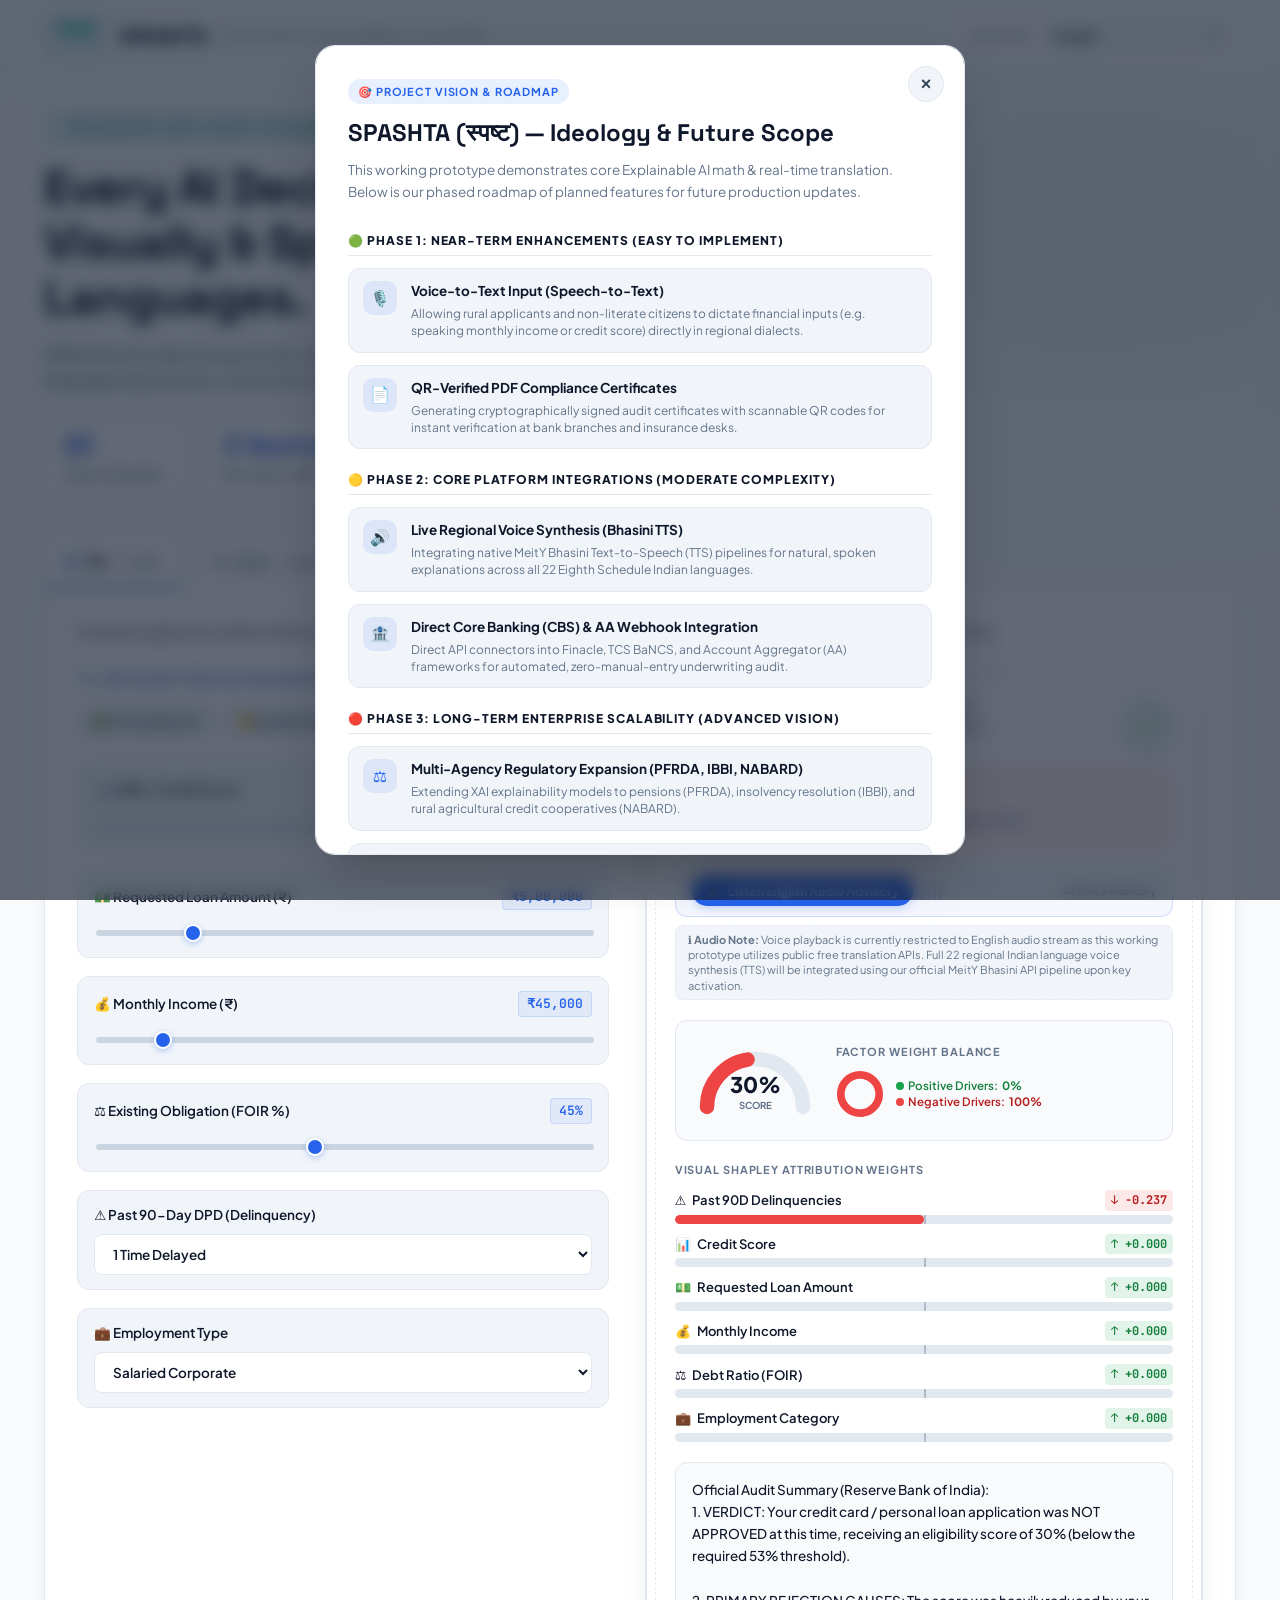
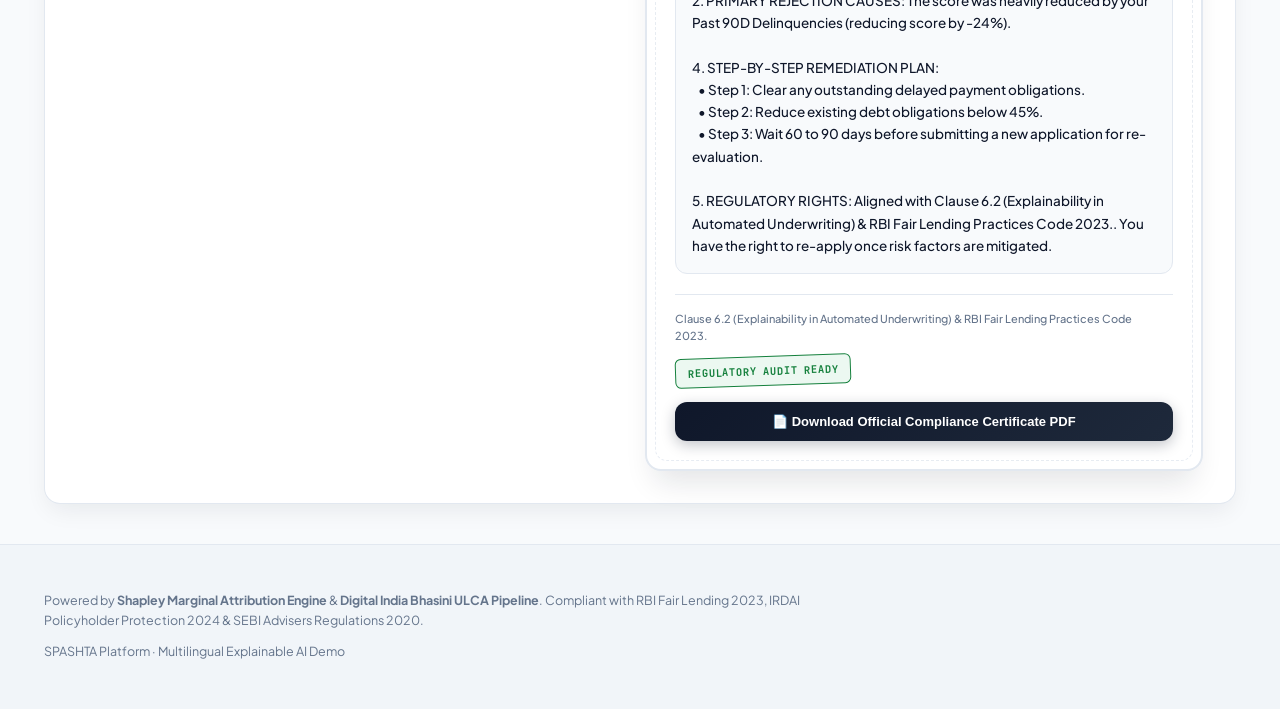
<file: index.html>
<!DOCTYPE html>
<html lang="en">
<head>
<meta charset="UTF-8">
<meta name="viewport" content="width=device-width, initial-scale=1">
<title>SPASHTA (स्पष्ट) — Multilingual Explainable AI Platform</title>
<link rel="preconnect" href="https://fonts.googleapis.com">
<link rel="preconnect" href="https://fonts.gstatic.com" crossorigin>
<link href="https://fonts.googleapis.com/css2?family=Plus+Jakarta+Sans:wght@400;500;600;700;800&family=Space+Grotesk:wght@500;600;700&family=JetBrains+Mono:wght@400;500;600;700&family=Noto+Sans+Devanagari:wght@400;500;600;700&family=Noto+Serif+Devanagari:wght@400;600;700&family=Noto+Sans+Bengali:wght@400;500;600;700&family=Noto+Sans+Tamil:wght@400;500;600;700&family=Noto+Sans+Telugu:wght@400;500;600;700&family=Noto+Sans+Gujarati:wght@400;500;600;700&family=Noto+Sans+Kannada:wght@400;500;600;700&family=Noto+Sans+Malayalam:wght@400;500;600;700&family=Noto+Sans+Oriya:wght@400;500;600;700&family=Noto+Sans+Gurmukhi:wght@400;500;600;700&family=Noto+Nastaliq+Urdu:wght@400;600;700&display=swap" rel="stylesheet">
<link rel="stylesheet" href="css/styles.css">
</head>
<body>

<div class="modal-overlay hidden" id="lang-modal">
  <div class="lang-modal-card">
    <button type="button" class="modal-close-btn" id="lang-modal-close-btn">&times;</button>
    <div style="display:flex; align-items:center; gap:10px; margin-bottom:12px;">
      <span style="font-size:24px;">🌐</span>
      <h3 style="margin:0; font-family:'Space Grotesk',sans-serif; font-size:18px; font-weight:700; color:var(--primary-navy);">Multilingual NMT Translation Engine</h3>
    </div>
    <p style="font-size:13px; color:var(--text-dark); line-height:1.6; margin:0 0 16px;">
      Currently translating across <b>12 primary languages</b> using public free translation keys (2-3s response latency). Full 22+ Eighth Schedule Indian regional language instant pipeline via MeitY Bhasini will activate upon production key approval.
    </p>
    <div style="display:flex; justify-content:space-between; align-items:center; gap:12px;">
      <span style="font-size:11px; color:var(--text-muted); font-weight:600;" id="lang-modal-timer">Auto-closing in 5s...</span>
      <button type="button" class="modal-action-btn" id="lang-modal-ok-btn" style="padding:8px 20px; font-size:13px; width:auto;">
        OK, Got It
      </button>
    </div>
  </div>
</div>

<div class="modal-overlay" id="roadmap-modal">
  <div class="modal-card">
    <button type="button" class="modal-close-btn" id="modal-close-btn">&times;</button>
    
    <div class="modal-header">
      <span class="modal-badge">🎯 Project Vision & Roadmap</span>
      <h2 class="modal-title">SPASHTA (स्पष्ट) — Ideology & Future Scope</h2>
      <p class="modal-desc">This working prototype demonstrates core Explainable AI math & real-time translation. Below is our phased roadmap of planned features for future production updates.</p>
    </div>

    <div class="roadmap-list">
      <div class="roadmap-section-title">🟢 Phase 1: Near-Term Enhancements (Easy to Implement)</div>
      
      <div class="roadmap-item">
        <div class="roadmap-icon">🎙️</div>
        <div class="roadmap-content">
          <h4>Voice-to-Text Input (Speech-to-Text)</h4>
          <p>Allowing rural applicants and non-literate citizens to dictate financial inputs (e.g. speaking monthly income or credit score) directly in regional dialects.</p>
        </div>
      </div>

      <div class="roadmap-item">
        <div class="roadmap-icon">📄</div>
        <div class="roadmap-content">
          <h4>QR-Verified PDF Compliance Certificates</h4>
          <p>Generating cryptographically signed audit certificates with scannable QR codes for instant verification at bank branches and insurance desks.</p>
        </div>
      </div>

      <div class="roadmap-section-title">🟡 Phase 2: Core Platform Integrations (Moderate Complexity)</div>

      <div class="roadmap-item">
        <div class="roadmap-icon">🔊</div>
        <div class="roadmap-content">
          <h4>Live Regional Voice Synthesis (Bhasini TTS)</h4>
          <p>Integrating native MeitY Bhasini Text-to-Speech (TTS) pipelines for natural, spoken explanations across all 22 Eighth Schedule Indian languages.</p>
        </div>
      </div>

      <div class="roadmap-item">
        <div class="roadmap-icon">🏦</div>
        <div class="roadmap-content">
          <h4>Direct Core Banking (CBS) & AA Webhook Integration</h4>
          <p>Direct API connectors into Finacle, TCS BaNCS, and Account Aggregator (AA) frameworks for automated, zero-manual-entry underwriting audit.</p>
        </div>
      </div>

      <div class="roadmap-section-title">🔴 Phase 3: Long-Term Enterprise Scalability (Advanced Vision)</div>

      <div class="roadmap-item">
        <div class="roadmap-icon">⚖️</div>
        <div class="roadmap-content">
          <h4>Multi-Agency Regulatory Expansion (PFRDA, IBBI, NABARD)</h4>
          <p>Extending XAI explainability models to pensions (PFRDA), insolvency resolution (IBBI), and rural agricultural credit cooperatives (NABARD).</p>
        </div>
      </div>

      <div class="roadmap-item">
        <div class="roadmap-icon">🔒</div>
        <div class="roadmap-content">
          <h4>Federated Privacy-Preserving XAI Engine</h4>
          <p>On-device explainable model execution keeping sensitive citizen financial & health data private under Digital Personal Data Protection (DPDP) Act 2023.</p>
        </div>
      </div>
    </div>

    <button type="button" class="modal-action-btn" id="modal-action-btn">
      Explore SPASHTA Prototype Demo
    </button>
  </div>
</div>

<header class="top">
  <div class="shell top-row">
    <div class="brand">
      <span class="mark">स्पष्ट</span>
      <span class="word">SPASHTA</span>
      <span class="sub">Multilingual Explainable AI Platform</span>
    </div>
    
    <div class="nav-actions">
      <div class="lang-container" id="lang-container">
        <div class="lang-toggle">
          <label for="lang-select">Language</label>
          <select id="lang-select"></select>
          <span class="lang-loader" id="lang-loader" style="display:none;">⌛ Translating...</span>
        </div>
      </div>
    </div>
  </div>
</header>

<div class="shell">
  <section class="hero">
    <span class="eyebrow">⚡ Regulatory Audit-Ready Explainable AI Engine</span>
    <h1 id="hero-h1">Every AI Decision, Explained Visually & Spoken in 22 Indian Languages.</h1>
    <p class="lede" id="hero-lede">SPASHTA eliminates AI opacity by converting complex credit, insurance, and investment scoring into plain-language explanations, interactive visual charts, and spoken voice readouts.</p>
    <div class="stats">
      <div class="stat"><b>22</b><span>Indian Languages</span></div>
      <div class="stat"><b>3 Sectors</b><span>RBI · IRDAI · SEBI</span></div>
      <div class="stat"><b>100%</b><span>Explainable XAI Audit</span></div>
    </div>
  </section>

  <div class="tabs-wrap">
    <div class="tabs" id="tabs">
      <div class="tab active" data-domain="rbi"><span class="dot"></span>RBI <small style="color:var(--text-muted);">· Credit</small></div>
      <div class="tab" data-domain="irdai"><span class="dot"></span>IRDAI <small style="color:var(--text-muted);">· Claims</small></div>
      <div class="tab" data-domain="sebi"><span class="dot"></span>SEBI <small style="color:var(--text-muted);">· Suitability</small></div>
    </div>
  </div>

  <div class="workspace">
    <p class="domain-intro" id="domain-intro"></p>

    <div class="grid">
      <div>
        <div class="panel-head">
          <p class="panel-label">
            <svg width="16" height="16" viewBox="0 0 24 24" fill="none" stroke="currentColor" stroke-width="2"><path d="M20 21v-2a4 4 0 0 0-4-4H8a4 4 0 0 4 4v2"></path><circle cx="12" cy="7" r="4"></circle></svg>
            <span>Applicant Profile Parameters</span>
          </p>
        </div>

        <div class="presets" id="presets"></div>
        <div id="fields"></div>
      </div>

      <div class="cert-wrap">
        <div class="cert" id="cert"></div>
      </div>
    </div>
  </div>
</div>

<footer class="site">
  <div class="shell">
    <p class="note">Powered by <b>Shapley Marginal Attribution Engine</b> & <b>Digital India Bhasini ULCA Pipeline</b>. Compliant with RBI Fair Lending 2023, IRDAI Policyholder Protection 2024 & SEBI Advisers Regulations 2020.</p>
    <span>SPASHTA Platform · Multilingual Explainable AI Demo</span>
  </div>
</footer>

<script src="js/translate-service.js"></script>
<script src="js/shapley-engine.js"></script>
<script src="js/domain-data.js"></script>
<script src="js/app.js"></script>

</body>
</html>
</file>
<file: css/styles.css>
:root {
  --bg-main: #F8FAFC;
  --primary-navy: #0F172A;
  --secondary-blue: #2563EB;
  --blue-hover: #1D4ED8;
  --accent-teal: #14B8A6;
  --teal-dark: #0D9488;
  --success-green: #16A34A;
  --warning-amber: #F59E0B;
  --error-red: #EF4444;
  --text-dark: #334155;
  --text-muted: #64748B;
  
  --card-bg: #FFFFFF;
  --panel-border: #E2E8F0;
  --panel-border-hover: #CBD5E1;
  --field-bg: #F1F5F9;
  
  --radius-lg: 16px;
  --radius-md: 12px;
  --radius-sm: 8px;
  
  --shadow-sm: 0 1px 3px rgba(15, 23, 42, 0.06);
  --shadow-md: 0 10px 25px -5px rgba(15, 23, 42, 0.08);
  --shadow-lg: 0 20px 30px -10px rgba(15, 23, 42, 0.12);
}

* { box-sizing: border-box; }
html { scroll-behavior: smooth; }
body {
  margin: 0;
  background: 
    radial-gradient(1200px 600px at 15% -10%, rgba(37, 99, 235, 0.08) 0%, transparent 60%),
    radial-gradient(1000px 500px at 85% 10%, rgba(20, 184, 166, 0.08) 0%, transparent 70%),
    var(--bg-main);
  color: var(--text-dark);
  font-family: "Plus Jakarta Sans", system-ui, -apple-system, sans-serif;
  line-height: 1.55;
  min-height: 100vh;
}

::selection { background: rgba(37, 99, 235, 0.15); color: var(--primary-navy); }
a { color: inherit; text-decoration: none; }

html.script-deva body { font-family: "Noto Sans Devanagari", "Plus Jakarta Sans", sans-serif; }
html.script-beng body { font-family: "Noto Sans Bengali", "Plus Jakarta Sans", sans-serif; }
html.script-taml body { font-family: "Noto Sans Tamil", "Plus Jakarta Sans", sans-serif; }
html.script-telu body { font-family: "Noto Sans Telugu", "Plus Jakarta Sans", sans-serif; }
html.script-gujr body { font-family: "Noto Sans Gujarati", "Plus Jakarta Sans", sans-serif; }
html.script-knda body { font-family: "Noto Sans Kannada", "Plus Jakarta Sans", sans-serif; }
html.script-mlym body { font-family: "Noto Sans Malayalam", "Plus Jakarta Sans", sans-serif; }
html.script-orya body { font-family: "Noto Sans Oriya", "Plus Jakarta Sans", sans-serif; }
html.script-guru body { font-family: "Noto Sans Gurmukhi", "Plus Jakarta Sans", sans-serif; }
html.script-arab { direction: rtl; }
html.script-arab body { font-family: "Noto Nastaliq Urdu", "Plus Jakarta Sans", sans-serif; }

.shell { max-width: 1240px; margin: 0 auto; padding: 0 24px; }

header.top {
  border-bottom: 1px solid var(--panel-border);
  padding: 14px 0;
  background: rgba(248, 250, 252, 0.88);
  backdrop-filter: blur(16px);
  position: sticky;
  top: 0;
  z-index: 100;
}
.top-row { display: flex; align-items: center; justify-content: space-between; gap: 16px; flex-wrap: wrap; }
.brand { display: flex; align-items: center; gap: 12px; }
.brand .mark {
  font-family: "Noto Serif Devanagari", serif;
  font-size: 24px; font-weight: 700;
  color: var(--accent-teal);
  padding: 2px 12px;
  border: 1px solid rgba(20, 184, 166, 0.4);
  border-radius: var(--radius-sm);
  background-color: rgba(20, 184, 166, 0.08);
}
.brand .word { font-family: "Space Grotesk", sans-serif; font-weight: 700; font-size: 22px; letter-spacing: -0.02em; color: var(--primary-navy); }
.brand .sub { font-size: 11px; color: var(--text-muted); letter-spacing: 0.08em; text-transform: uppercase; font-weight: 600; margin-left: 4px; }

.nav-actions { display: flex; align-items: center; gap: 10px; flex-wrap: wrap; }

.lang-container { position: relative; display: flex; align-items: center; }
.lang-toggle { display: flex; align-items: center; gap: 8px; background: var(--card-bg); padding: 4px 6px 4px 12px; border-radius: 999px; border: 1px solid var(--panel-border); box-shadow: var(--shadow-sm); }
.lang-toggle label { font-size: 11px; color: var(--text-muted); text-transform: uppercase; letter-spacing: 0.08em; font-weight: 600; }
.lang-toggle select {
  border: none; border-radius: 999px;
  font-size: 13px; font-weight: 600; background: var(--field-bg); color: var(--primary-navy);
  padding: 6px 28px 6px 12px; cursor: pointer; font-family: inherit;
  appearance: none; -webkit-appearance: none;
  background-image: url("data:image/svg+xml;utf8,<svg xmlns='http://www.w3.org/2000/svg' width='10' height='6'><path d='M0 0l5 6 5-6z' fill='%2364748b'/></svg>");
  background-repeat: no-repeat; background-position: right 10px center;
  transition: all 0.2s;
}
.lang-toggle select:hover { background: #E2E8F0; }

.lang-loader { font-size: 11.5px; font-weight: 700; color: var(--secondary-blue); animation: pulse 1s infinite alternate; padding-right: 6px; }
@keyframes pulse { 0% { opacity: 0.5; } 100% { opacity: 1; } }

.lang-modal-card {
  background: #FFFFFF; border-radius: 20px; max-width: 480px; width: 100%;
  box-shadow: 0 25px 50px -12px rgba(0, 0, 0, 0.3); border: 1px solid var(--panel-border);
  padding: 24px 28px; position: relative; animation: modalPop 0.25s cubic-bezier(0.16, 1, 0.3, 1);
}
@keyframes modalPop { 0% { opacity: 0; transform: scale(0.92); } 100% { opacity: 1; transform: scale(1); } }

.hero { padding: 40px 0 24px; }
.hero .eyebrow {
  display: inline-flex; align-items: center; gap: 8px;
  font-size: 11.5px; font-weight: 700; letter-spacing: 0.1em; text-transform: uppercase; color: var(--teal-dark);
  border: 1px solid rgba(20, 184, 166, 0.4); background: rgba(20, 184, 166, 0.1);
  padding: 6px 14px; border-radius: 999px; margin-bottom: 16px;
}
.hero h1 {
  font-family: "Space Grotesk", sans-serif; font-weight: 700;
  font-size: clamp(30px, 3.8vw, 48px); line-height: 1.15; margin: 0 0 16px; color: var(--primary-navy);
  max-width: 24ch; letter-spacing: -0.02em;
}
.hero p.lede {
  color: var(--text-dark); font-size: 16px; max-width: 72ch; margin: 0 0 24px; line-height: 1.6;
}
.hero .stats { display: flex; gap: 20px; flex-wrap: wrap; }
.stat { background: var(--card-bg); border: 1px solid var(--panel-border); padding: 12px 18px; border-radius: var(--radius-md); min-width: 140px; box-shadow: var(--shadow-sm); }
.stat b { display: block; font-family: "Space Grotesk", sans-serif; font-size: 26px; color: var(--secondary-blue); line-height: 1.2; }
.stat span { font-size: 12px; color: var(--text-muted); font-weight: 600; }

.tabs-wrap { padding-top: 12px; }
.tabs { display: flex; gap: 10px; border-bottom: 1px solid var(--panel-border); flex-wrap: wrap; }
.tab {
  position: relative; top: 1px;
  padding: 14px 22px; border: 1px solid var(--panel-border); border-bottom: none;
  border-radius: 12px 12px 0 0; background: rgba(255, 255, 255, 0.7); color: var(--text-muted);
  font-size: 14px; font-weight: 600; cursor: pointer; display: flex; align-items: center; gap: 10px;
  transition: all 0.2s ease;
}
.tab .dot { width: 8px; height: 8px; border-radius: 50%; background: var(--text-muted); }
.tab:hover { background: var(--card-bg); color: var(--primary-navy); }
.tab.active { background: var(--card-bg); color: var(--primary-navy); border-color: var(--panel-border); border-bottom: 2px solid var(--secondary-blue); }
.tab.active .dot { background: var(--secondary-blue); box-shadow: 0 0 8px rgba(37, 99, 235, 0.4); }

.workspace {
  background: var(--card-bg); border: 1px solid var(--panel-border); border-top: none;
  border-radius: 0 0 var(--radius-lg) var(--radius-lg);
  padding: 32px; margin-bottom: 40px; box-shadow: var(--shadow-md);
}
.domain-intro { font-size: 14px; color: var(--text-dark); margin: 0 0 28px; max-width: 95ch; line-height: 1.6; }
.domain-intro b { color: var(--primary-navy); font-weight: 700; }

.grid { display: grid; grid-template-columns: 1fr 1.05fr; gap: 36px; align-items: start; }
@media(max-width: 920px){ .grid { grid-template-columns: 1fr; } }

.panel-head { display: flex; justify-content: space-between; align-items: center; margin-bottom: 16px; }
.panel-label {
  font-size: 12px; text-transform: uppercase; letter-spacing: 0.1em; color: var(--secondary-blue);
  margin: 0; font-weight: 700; display: flex; align-items: center; gap: 8px;
}

.presets { display: flex; gap: 8px; margin-bottom: 24px; flex-wrap: wrap; }
.preset-btn {
  font-size: 12px; font-weight: 600; padding: 8px 14px; border-radius: 999px; border: 1px solid var(--panel-border);
  background: var(--field-bg); color: var(--text-dark); cursor: pointer; font-family: inherit;
  transition: all 0.2s ease; display: inline-flex; align-items: center; gap: 6px;
}
.preset-btn:hover { border-color: var(--secondary-blue); color: var(--secondary-blue); background: var(--card-bg); }

.field { margin-bottom: 18px; background: var(--field-bg); padding: 14px 16px; border-radius: var(--radius-md); border: 1px solid var(--panel-border); }
.field-row { display: flex; justify-content: space-between; align-items: center; margin-bottom: 8px; gap: 10px; }
.field-row label { font-size: 13.5px; font-weight: 600; color: var(--primary-navy); display: flex; align-items: center; gap: 8px; }
.field-row .val { font-family: "JetBrains Mono", monospace; font-size: 13px; font-weight: 600; color: var(--secondary-blue); background: rgba(37, 99, 235, 0.08); padding: 2px 8px; border-radius: 4px; border: 1px solid rgba(37, 99, 235, 0.15); }

input[type=range] {
  width: 100%; -webkit-appearance: none; appearance: none; height: 6px; border-radius: 3px;
  background: #CBD5E1; outline: none; cursor: pointer;
}
input[type=range]::-webkit-slider-thumb {
  -webkit-appearance: none; width: 18px; height: 18px; border-radius: 50%;
  background: var(--secondary-blue); border: 2px solid #FFFFFF; cursor: pointer;
  box-shadow: 0 2px 6px rgba(37, 99, 235, 0.3); transition: transform 0.1s;
}
input[type=range]::-webkit-slider-thumb:hover { transform: scale(1.15); }

select.field-select {
  width: 100%; padding: 10px 14px; border-radius: var(--radius-sm); border: 1px solid var(--panel-border);
  background: var(--card-bg); color: var(--primary-navy); font-family: inherit; font-size: 13.5px; font-weight: 600;
}

.toggle-row { display: flex; align-items: center; justify-content: space-between; }
.toggle-row label { font-size: 13.5px; font-weight: 600; color: var(--primary-navy); }
.switch { position: relative; width: 44px; height: 24px; flex: none; display: inline-block; cursor: pointer; }
.switch input { opacity: 0; width: 0; height: 0; position: absolute; }
.switch .track {
  position: absolute; inset: 0; background: #CBD5E1; border-radius: 999px; transition: .2s;
}
.switch .track:before {
  content: ""; position: absolute; width: 18px; height: 18px; left: 3px; top: 3px;
  background: #fff; border-radius: 50%; transition: .2s; box-shadow: var(--shadow-sm);
}
.switch input:checked + .track { background: var(--success-green); }
.switch input:checked + .track:before { transform: translateX(20px); }

.cert-wrap { position: sticky; top: 80px; }
.cert {
  background: #FFFFFF; color: var(--primary-navy); border-radius: var(--radius-lg);
  border: 2px solid var(--panel-border); box-shadow: var(--shadow-lg);
  padding: 28px; position: relative; overflow: hidden;
}
.cert:before {
  content: ""; position: absolute; inset: 8px; border: 1px dashed var(--panel-border); border-radius: var(--radius-md);
  pointer-events: none; opacity: 0.8;
}
.cert-head { display: flex; justify-content: space-between; align-items: flex-start; gap: 14px; margin-bottom: 12px; }
.cert-head .eyebrow { font-size: 11px; font-weight: 700; text-transform: uppercase; letter-spacing: 0.1em; color: var(--text-muted); }
.cert-id { font-family: "JetBrains Mono", monospace; font-size: 11.5px; font-weight: 600; color: var(--text-muted); margin-top: 2px; }
.seal { width: 52px; height: 52px; flex: none; }

.verdict-hero {
  display: flex; align-items: center; justify-content: space-between; gap: 16px;
  padding: 16px 20px; border-radius: var(--radius-md); margin: 16px 0 16px;
  border: 1px solid rgba(0,0,0,0.06);
}
.verdict-hero.pos { background: rgba(22, 163, 74, 0.08); border-color: rgba(22, 163, 74, 0.25); }
.verdict-hero.neg { background: rgba(239, 68, 68, 0.08); border-color: rgba(239, 68, 68, 0.25); }

.verdict-hero .left { display: flex; align-items: center; gap: 14px; }
.verdict-hero .icon-badge {
  width: 44px; height: 44px; border-radius: 50%; display: flex; align-items: center; justify-content: center;
  font-size: 22px; font-weight: 800; color: #fff; flex: none;
}
.verdict-hero.pos .icon-badge { background: var(--success-green); }
.verdict-hero.neg .icon-badge { background: var(--error-red); }

.verdict-hero .status-title { font-size: 22px; font-weight: 800; line-height: 1.2; letter-spacing: -0.01em; }
.verdict-hero.pos .status-title { color: #15803D; }
.verdict-hero.neg .status-title { color: #B91C1C; }
.verdict-hero .status-sub { font-size: 12.5px; color: var(--text-muted); font-weight: 500; }

.voice-toolbar {
  display: flex; align-items: center; justify-content: space-between; gap: 12px;
  background: rgba(37, 99, 235, 0.05); border: 1px solid rgba(37, 99, 235, 0.18);
  border-radius: var(--radius-md); padding: 10px 16px; margin-bottom: 8px; flex-wrap: wrap;
}
.voice-toolbar-left { display: flex; align-items: center; gap: 8px; flex-wrap: wrap; }
.voice-play-btn, .voice-pause-btn, .voice-stop-btn {
  font-size: 12.5px; font-weight: 700; padding: 7px 14px; border-radius: 999px;
  border: none; cursor: pointer; display: inline-flex; align-items: center; gap: 6px;
  font-family: inherit; transition: all 0.2s ease;
}
.voice-play-btn { background: var(--secondary-blue); color: #fff; box-shadow: 0 2px 8px rgba(37, 99, 235, 0.25); }
.voice-play-btn:hover { background: var(--blue-hover); }
.voice-stop-btn { background: #E2E8F0; color: var(--text-dark); }
.voice-stop-btn:hover { background: #CBD5E1; }

.audio-waves { display: flex; align-items: center; gap: 3px; height: 16px; }
.audio-waves span { width: 3px; height: 100%; background: var(--secondary-blue); border-radius: 3px; opacity: 0.3; }
.audio-waves.active span { animation: wave 1s infinite ease-in-out alternate; opacity: 1; }
.audio-waves.active span:nth-child(1) { animation-delay: 0.0s; }
.audio-waves.active span:nth-child(2) { animation-delay: 0.2s; }
.audio-waves.active span:nth-child(3) { animation-delay: 0.4s; }
.audio-waves.active span:nth-child(4) { animation-delay: 0.6s; }

@keyframes wave { 0% { height: 4px; } 100% { height: 16px; } }

.audio-note-bar {
  font-size: 11px; color: var(--text-muted); background: #F1F5F9; border: 1px dashed var(--panel-border);
  padding: 6px 12px; border-radius: var(--radius-sm); margin-bottom: 20px; line-height: 1.4;
}

.visual-analytics {
  display: grid; grid-template-columns: 130px 1fr; gap: 16px; align-items: center;
  background: var(--bg-main); border: 1px solid var(--panel-border); padding: 14px; border-radius: var(--radius-md);
  margin-bottom: 20px;
}
@media(max-width: 480px){ .visual-analytics { grid-template-columns: 1fr; justify-items: center; } }

.gauge-box { text-align: center; }
.gauge-box svg { max-width: 120px; }
.pie-box { display: flex; flex-direction: column; gap: 6px; width: 100%; }
.pie-box-title { font-size: 11px; font-weight: 700; text-transform: uppercase; letter-spacing: 0.08em; color: var(--text-muted); margin-bottom: 4px; }

.factors-label { font-size: 11px; text-transform: uppercase; letter-spacing: 0.08em; color: var(--text-muted); font-weight: 700; margin-bottom: 12px; }
.factor { margin-bottom: 10px; }
.factor-top { display: flex; justify-content: space-between; font-size: 13px; font-weight: 600; margin-bottom: 4px; gap: 8px; }
.factor-top .fname { color: var(--primary-navy); display: flex; align-items: center; gap: 6px; }
.factor-top .fval { font-family: "JetBrains Mono", monospace; font-size: 12px; font-weight: 700; flex: none; padding: 1px 6px; border-radius: 4px; }
.factor-top .fval.pos { color: #15803D; background: rgba(22, 163, 74, 0.12); }
.factor-top .fval.neg { color: #B91C1C; background: rgba(239, 68, 68, 0.12); }

.factor-bar { height: 9px; background: #E2E8F0; border-radius: 999px; position: relative; overflow: hidden; }
.factor-bar .bar-fill { position: absolute; top: 0; bottom: 0; border-radius: 999px; transition: all 0.3s ease; }
.factor-bar .bar-fill.pos { background: var(--success-green); left: 50%; }
.factor-bar .bar-fill.neg { background: var(--error-red); right: 50%; }
.factor-bar .center { position: absolute; left: 50%; top: 0; bottom: 0; width: 2px; background: var(--text-muted); opacity: 0.4; }

.cert-sentence {
  margin-top: 20px; padding-top: 16px; border-top: 1px dashed var(--panel-border);
  font-size: 13.5px; color: var(--primary-navy); font-weight: 500; line-height: 1.65; white-space: pre-wrap;
}

.cert-footer {
  margin-top: 20px; padding-top: 16px; border-top: 1px solid var(--panel-border);
  display: flex; justify-content: space-between; align-items: flex-end; gap: 12px; flex-wrap: wrap;
}
.citation { font-size: 11px; color: var(--text-muted); max-width: 60ch; line-height: 1.5; font-weight: 500; }
.citation b { color: var(--primary-navy); font-weight: 700; }
.stamp {
  font-family: "JetBrains Mono", monospace; font-size: 10.5px; font-weight: 700; letter-spacing: 0.08em;
  color: #15803D; border: 1.5px solid #15803D; padding: 6px 12px; border-radius: 6px;
  transform: rotate(-2deg); white-space: nowrap; background: rgba(22, 163, 74, 0.08);
}

.cert-actions { display: flex; gap: 10px; margin-top: 16px; }
.btn-export {
  width: 100%; font-size: 13px; font-weight: 700; padding: 12px 18px; border-radius: var(--radius-md);
  border: none; background: linear-gradient(135deg, #0F172A 0%, #1E293B 100%); color: #FFFFFF;
  cursor: pointer; display: flex; align-items: center; justify-content: center; gap: 10px;
  transition: all 0.2s ease; box-shadow: 0 4px 14px rgba(15, 23, 42, 0.25);
}
.btn-export:hover { transform: translateY(-1.5px); box-shadow: 0 6px 20px rgba(15, 23, 42, 0.35); background: linear-gradient(135deg, #1E293B 0%, #334155 100%); }

.modal-overlay {
  position: fixed; inset: 0; background: rgba(15, 23, 42, 0.65); backdrop-filter: blur(8px);
  z-index: 1000; display: flex; align-items: center; justify-content: center; padding: 20px;
  opacity: 1; transition: opacity 0.3s ease;
}
.modal-overlay.hidden { opacity: 0; pointer-events: none; }

.modal-card {
  background: #FFFFFF; border-radius: 20px; max-width: 650px; width: 100%;
  box-shadow: 0 25px 50px -12px rgba(0, 0, 0, 0.25); border: 1px solid var(--panel-border);
  padding: 32px; position: relative; max-height: 90vh; overflow-y: auto;
}
.modal-close-btn {
  position: absolute; top: 20px; right: 20px; width: 36px; height: 36px;
  border-radius: 50%; border: 1px solid var(--panel-border); background: var(--field-bg);
  cursor: pointer; font-size: 18px; font-weight: 700; color: var(--text-dark);
  display: flex; align-items: center; justify-content: center; transition: all 0.2s;
}
.modal-close-btn:hover { background: var(--error-red); color: #fff; border-color: var(--error-red); }

.modal-header { margin-bottom: 20px; }
.modal-badge {
  display: inline-flex; align-items: center; gap: 6px; font-size: 11px; font-weight: 700;
  text-transform: uppercase; letter-spacing: 0.08em; color: var(--secondary-blue);
  background: rgba(37, 99, 235, 0.1); padding: 4px 10px; border-radius: 999px; margin-bottom: 10px;
}
.modal-title { font-family: "Space Grotesk", sans-serif; font-size: 24px; font-weight: 700; color: var(--primary-navy); margin: 0 0 8px; }
.modal-desc { font-size: 13.5px; color: var(--text-muted); line-height: 1.6; margin: 0; }

.roadmap-list { display: flex; flex-direction: column; gap: 12px; margin: 20px 0 24px; }
.roadmap-section-title {
  font-size: 12px; font-weight: 800; text-transform: uppercase; letter-spacing: 0.08em;
  color: var(--primary-navy); margin-top: 10px; padding-bottom: 4px; border-bottom: 1.5px solid var(--panel-border);
}
.roadmap-item {
  display: flex; gap: 14px; align-items: flex-start; background: var(--field-bg);
  padding: 12px 14px; border-radius: var(--radius-md); border: 1px solid var(--panel-border);
}
.roadmap-icon {
  width: 34px; height: 34px; border-radius: 10px; background: rgba(37, 99, 235, 0.1);
  color: var(--secondary-blue); font-size: 16px; display: flex; align-items: center;
  justify-content: center; flex: none;
}
.roadmap-content h4 { margin: 0 0 3px; font-size: 13.5px; font-weight: 700; color: var(--primary-navy); }
.roadmap-content p { margin: 0; font-size: 12px; color: var(--text-muted); line-height: 1.45; }

.modal-action-btn {
  width: 100%; padding: 14px; border-radius: var(--radius-md); border: none;
  background: var(--secondary-blue); color: #fff; font-size: 14px; font-weight: 700;
  cursor: pointer; transition: all 0.2s; box-shadow: 0 4px 12px rgba(37, 99, 235, 0.3);
}
.modal-action-btn:hover { background: var(--blue-hover); transform: translateY(-1px); }

footer.site {
  border-top: 1px solid var(--panel-border); padding: 32px 0 48px;
  font-size: 12.5px; color: var(--text-muted); background: #F1F5F9;
}
footer.site .note { max-width: 85ch; margin-bottom: 12px; line-height: 1.6; }

@media print {
  @page {
    size: A4 portrait;
    margin: 12mm 15mm;
  }

  body {
    background: #FFFFFF !important;
    color: #0F172A !important;
    font-size: 12px !important;
    -webkit-print-color-adjust: exact !important;
    print-color-adjust: exact !important;
  }

  header.top, .hero, .tabs-wrap, .panel-head, .presets, #fields, .nav-actions, footer.site, .modal-overlay, .domain-intro, .no-print, .voice-toolbar, .audio-note-bar, .cert-actions {
    display: none !important;
    visibility: hidden !important;
    opacity: 0 !important;
    height: 0 !important;
    margin: 0 !important;
    padding: 0 !important;
  }

  .grid > div:first-child {
    display: none !important;
  }

  .shell, .workspace, .grid, .cert-wrap {
    max-width: 100% !important;
    margin: 0 !important;
    padding: 0 !important;
    background: transparent !important;
    border: none !important;
    box-shadow: none !important;
    position: static !important;
  }

  .cert {
    border: 2px solid #0F172A !important;
    border-radius: 12px !important;
    box-shadow: none !important;
    padding: 24px !important;
    margin: 0 auto !important;
    width: 100% !important;
    page-break-inside: avoid !important;
  }

  .cert-head {
    margin-bottom: 16px !important;
  }

  .verdict-hero {
    margin: 14px 0 !important;
    padding: 14px 18px !important;
    border-width: 1.5px !important;
  }

  .verdict-hero.pos {
    background: rgba(22, 163, 74, 0.12) !important;
    border-color: #16A34A !important;
  }

  .verdict-hero.neg {
    background: rgba(239, 68, 68, 0.12) !important;
    border-color: #EF4444 !important;
  }

  .visual-analytics {
    background: #F8FAFC !important;
    border: 1px solid #CBD5E1 !important;
    margin-bottom: 16px !important;
    padding: 12px !important;
  }

  .factor-bar {
    background: #E2E8F0 !important;
    -webkit-print-color-adjust: exact !important;
    print-color-adjust: exact !important;
  }

  .factor-bar .bar-fill.pos {
    background: #16A34A !important;
  }

  .factor-bar .bar-fill.neg {
    background: #EF4444 !important;
  }

  .cert-sentence {
    background: #F8FAFC !important;
    border: 1px solid #CBD5E1 !important;
    padding: 14px !important;
    font-size: 12px !important;
    line-height: 1.6 !important;
    margin-top: 14px !important;
  }

  .cert-footer {
    margin-top: 16px !important;
    padding-top: 12px !important;
    border-top: 1px solid #CBD5E1 !important;
  }

  .stamp {
    border: 2px solid #15803D !important;
    color: #15803D !important;
    background: rgba(22, 163, 74, 0.1) !important;
    -webkit-print-color-adjust: exact !important;
    print-color-adjust: exact !important;
  }
}
</file>
